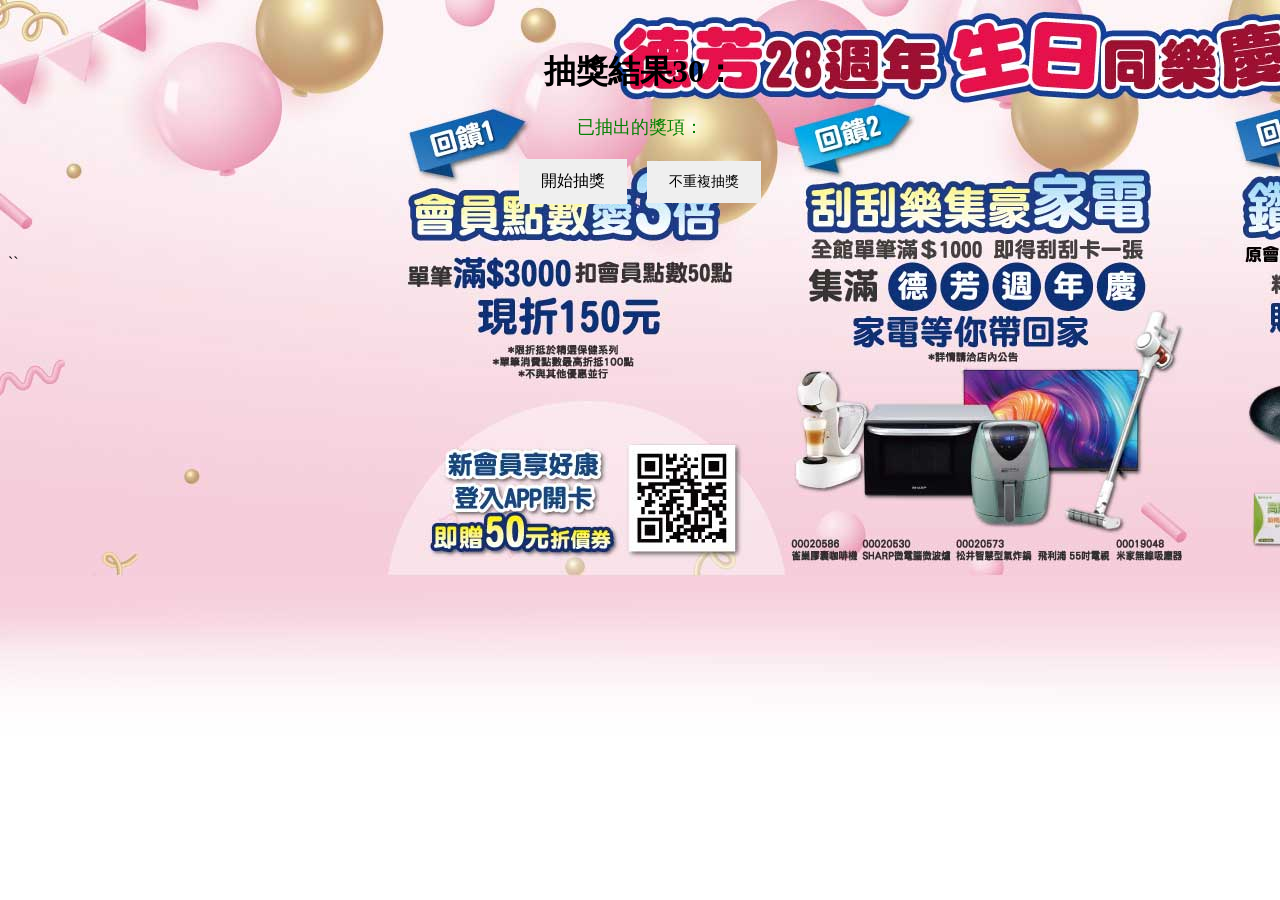
<file: index.html>
<!DOCTYPE html>
<html lang="en">
<head>
    <meta charset="UTF-8">
    <meta name="viewport" content="width=device-width, initial-scale=1.0">
    <title>抽獎網頁</title>
    <style>
        #lottery-container {
            text-align: center;
            margin: 50px;
        }

        #lucky-animation {
            width: 100px;
            height: 100px;
            margin:auto
        }

        #result {
            font-size: 24px;
            margin-top: 20px;
        }

        #selected-prizes {
            font-size: 18px;
            margin-top: 20px;
            color: green;
        }

        .button-container {
            margin-top: 20px;
            display: flex;
            justify-content: center;
            align-items: center;
        }

        #start-lottery-button, #no-repeat-button {
            padding: 10px 20px;
            font-size: 16px;
            cursor: pointer;
            border: 2px solid transparent;
            margin: 0 10px;
            transition: border-color 0.3s ease-in-out;
        }

        #start-lottery-button:hover, #no-repeat-button:hover {
            border-color: #3498db;
        }

        #no-repeat-button {
            font-size: 14px;
        }
    </style>
</head>
<body>

    <div id="lottery-container">
        <body background="birth.jpg">
        <h1>抽獎結果30：</h1>
        <div id="-animation"></div>
        <div id="result"></div>
        <div id="selected-prizes">已抽出的獎項：</div>
        <div class="button-container">
            <button id="start-lottery-button" onclick="startLottery()">開始抽獎</button>
            <button id="no-repeat-button" onclick="toggleRepeat()">不重複抽獎</button>
        </div>
    </div>

    <script>
        let allowRepeat = false; // 設定是否允許同一獎項重複抽取
        let selectedPrizes = []; // 已抽出的獎項

var prizes;

  // 使用fetch函數加載JSON文件
  fetch('prizes.json')
    .then(response => response.json())
    .then(data => {
      prizes = data.prizes;
    })
    .catch(error => console.error('Error loading prizes:', error));

        async function startLottery() {
            // 如果獎項數據為空，則從外部檔案讀取獎項
            if (prizes.length === 0) {
                prizes = await fetchPrizes();
            }

            // 顯示小鴨跳舞的動畫
            const AnimationElement = document.getElementById("-animation");
            AnimationElement.innerHTML = '<img src="lucky.gif" alt="lucky Animation">';

            // 避免連續抽獎
            const buttonElement = document.getElementById("start-lottery-button");
            buttonElement.disabled = true;

            // 等待一段時間，模擬抽獎過程
            setTimeout(() => {
                if (prizes.length > 0) {
                    // 隨機選擇一個獎項
                    const randomIndex = Math.floor(Math.random() * prizes.length);
                    const selectedPrize = prizes.splice(randomIndex, 1)[0];

                    // 顯示抽獎結果
                    const resultElement = document.getElementById("result");
                    resultElement.innerHTML = `恭喜你獲得：${selectedPrize}`;

                    // 顯示已抽出的獎項
                    const selectedPrizesElement = document.getElementById("selected-prizes");
                    selectedPrizes.push(selectedPrize);
                    selectedPrizesElement.innerHTML = `已抽出的獎項：${selectedPrizes.join(', ')}`;

                } else {
                    alert("所有獎項都已經被抽完了！");
                }
                

                // 等待動畫結束，恢復按鈕狀態
                setTimeout(() => {
                    // 清除動畫效果
                    resultElement.style.animation = "";
                    buttonElement.disabled = false; // 恢復按鈕狀態
                    // 隱藏小鴨跳舞的動畫
                    luckyAnimationElement.innerHTML = '';
                }, 1000);
            }, 500);
        }

        function toggleRepeat() {
            allowRepeat = !allowRepeat;
            const noRepeatButton = document.getElementById("no-repeat-button");
            noRepeatButton.innerText = allowRepeat ? "允許重複抽獎" : "不重複抽獎";
        }
    </script>

</body>
</html>
``
</file>
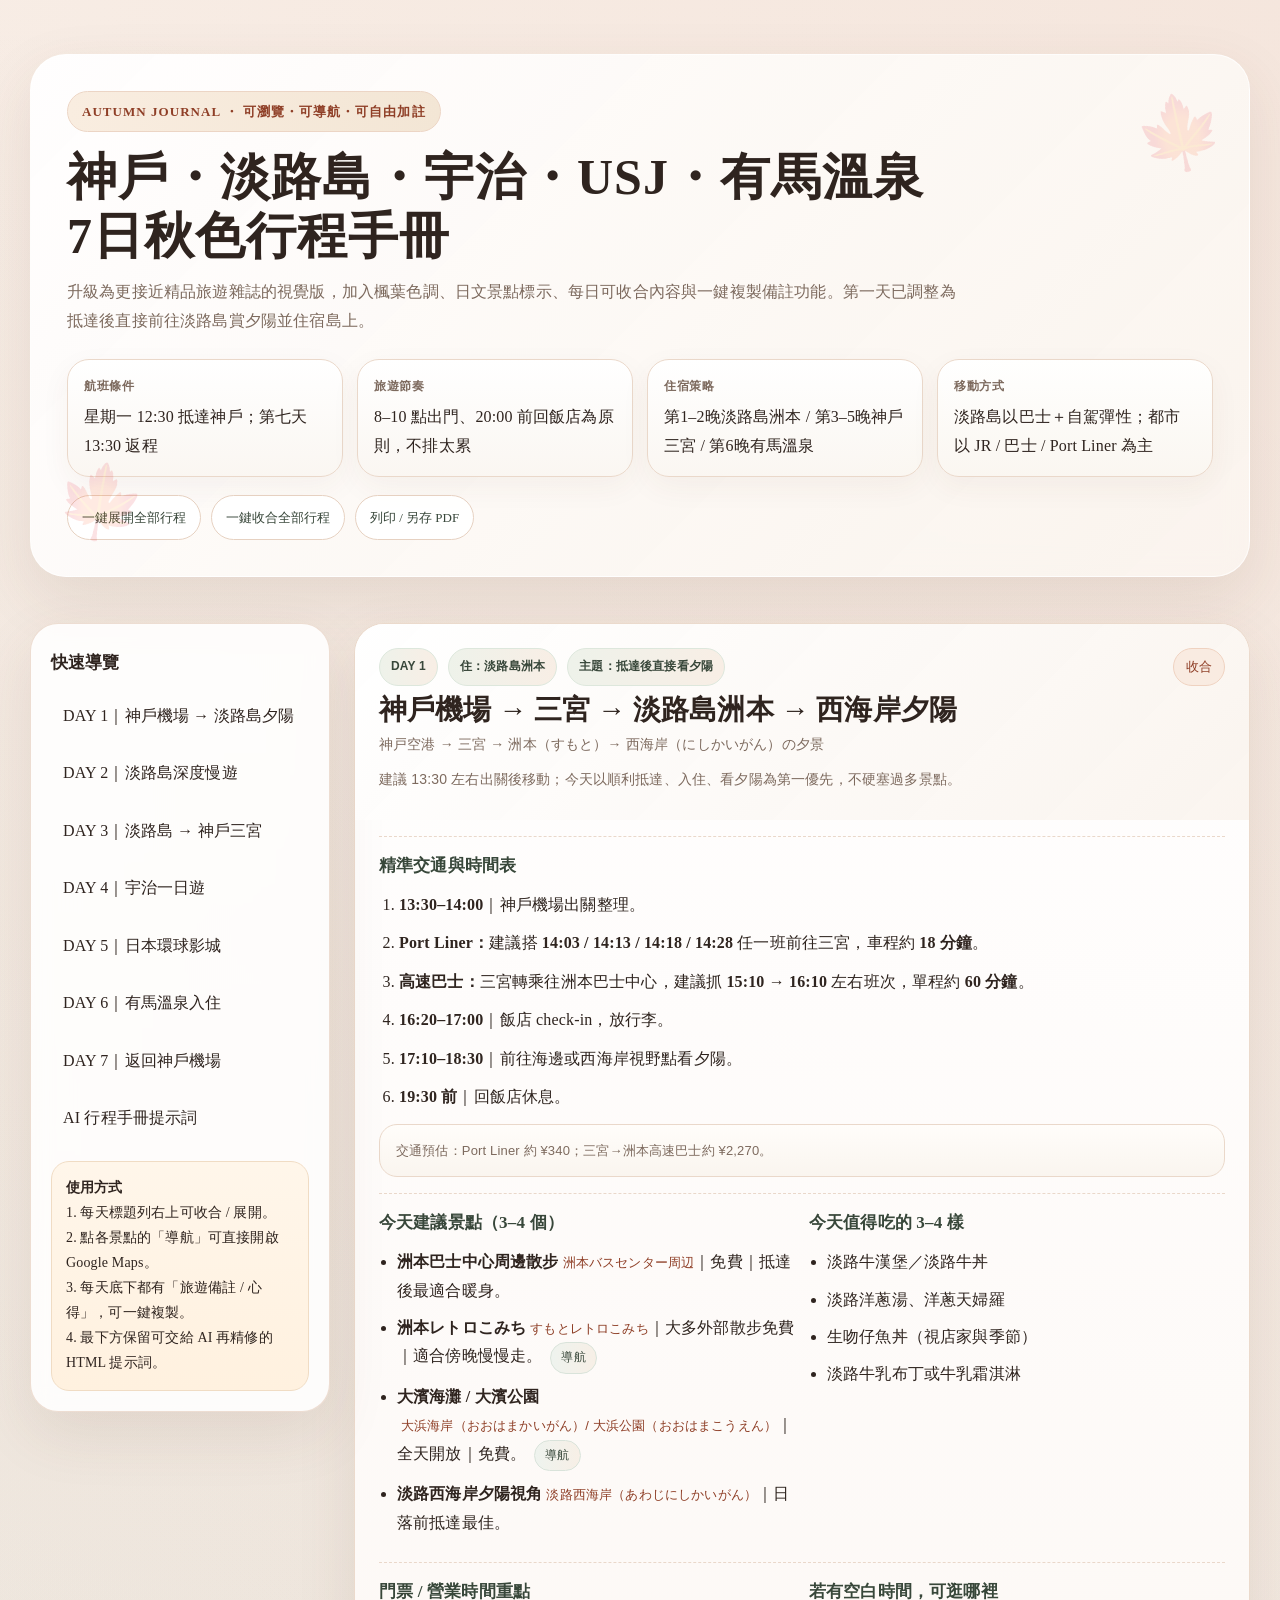
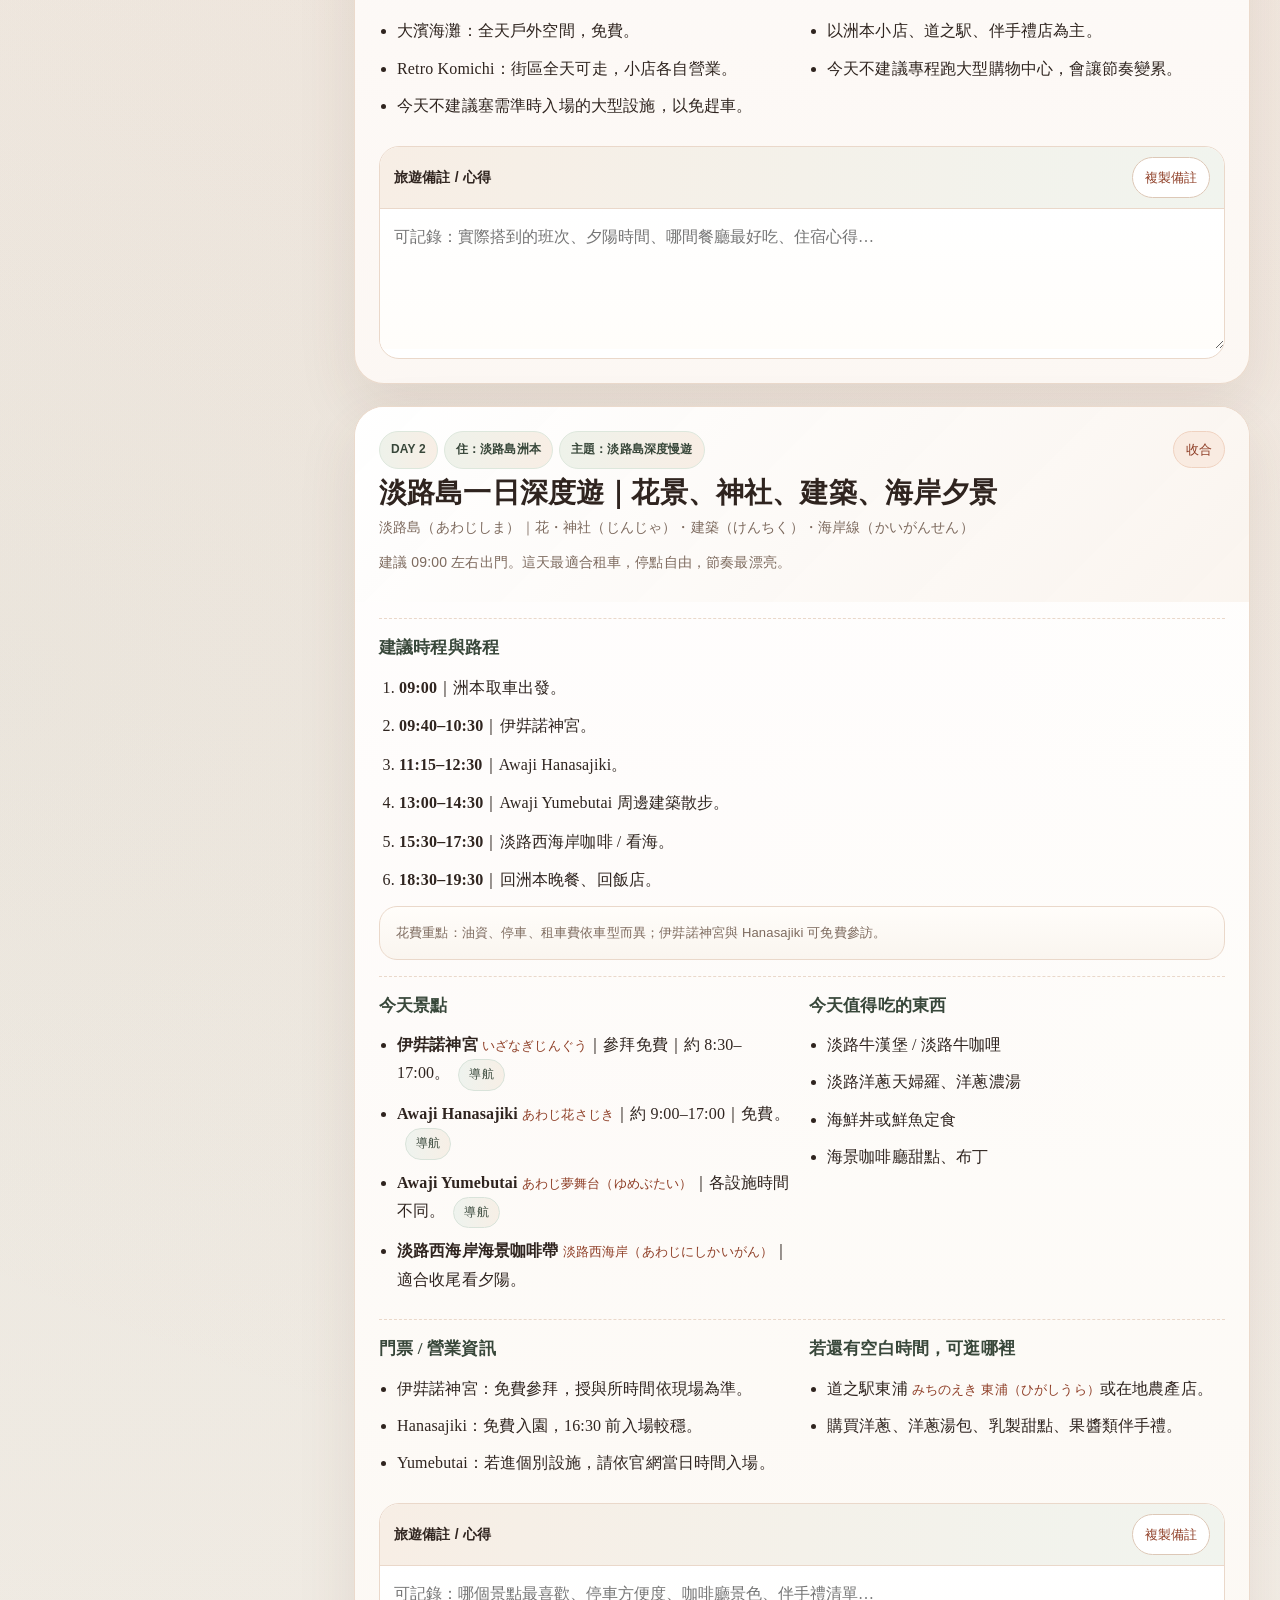
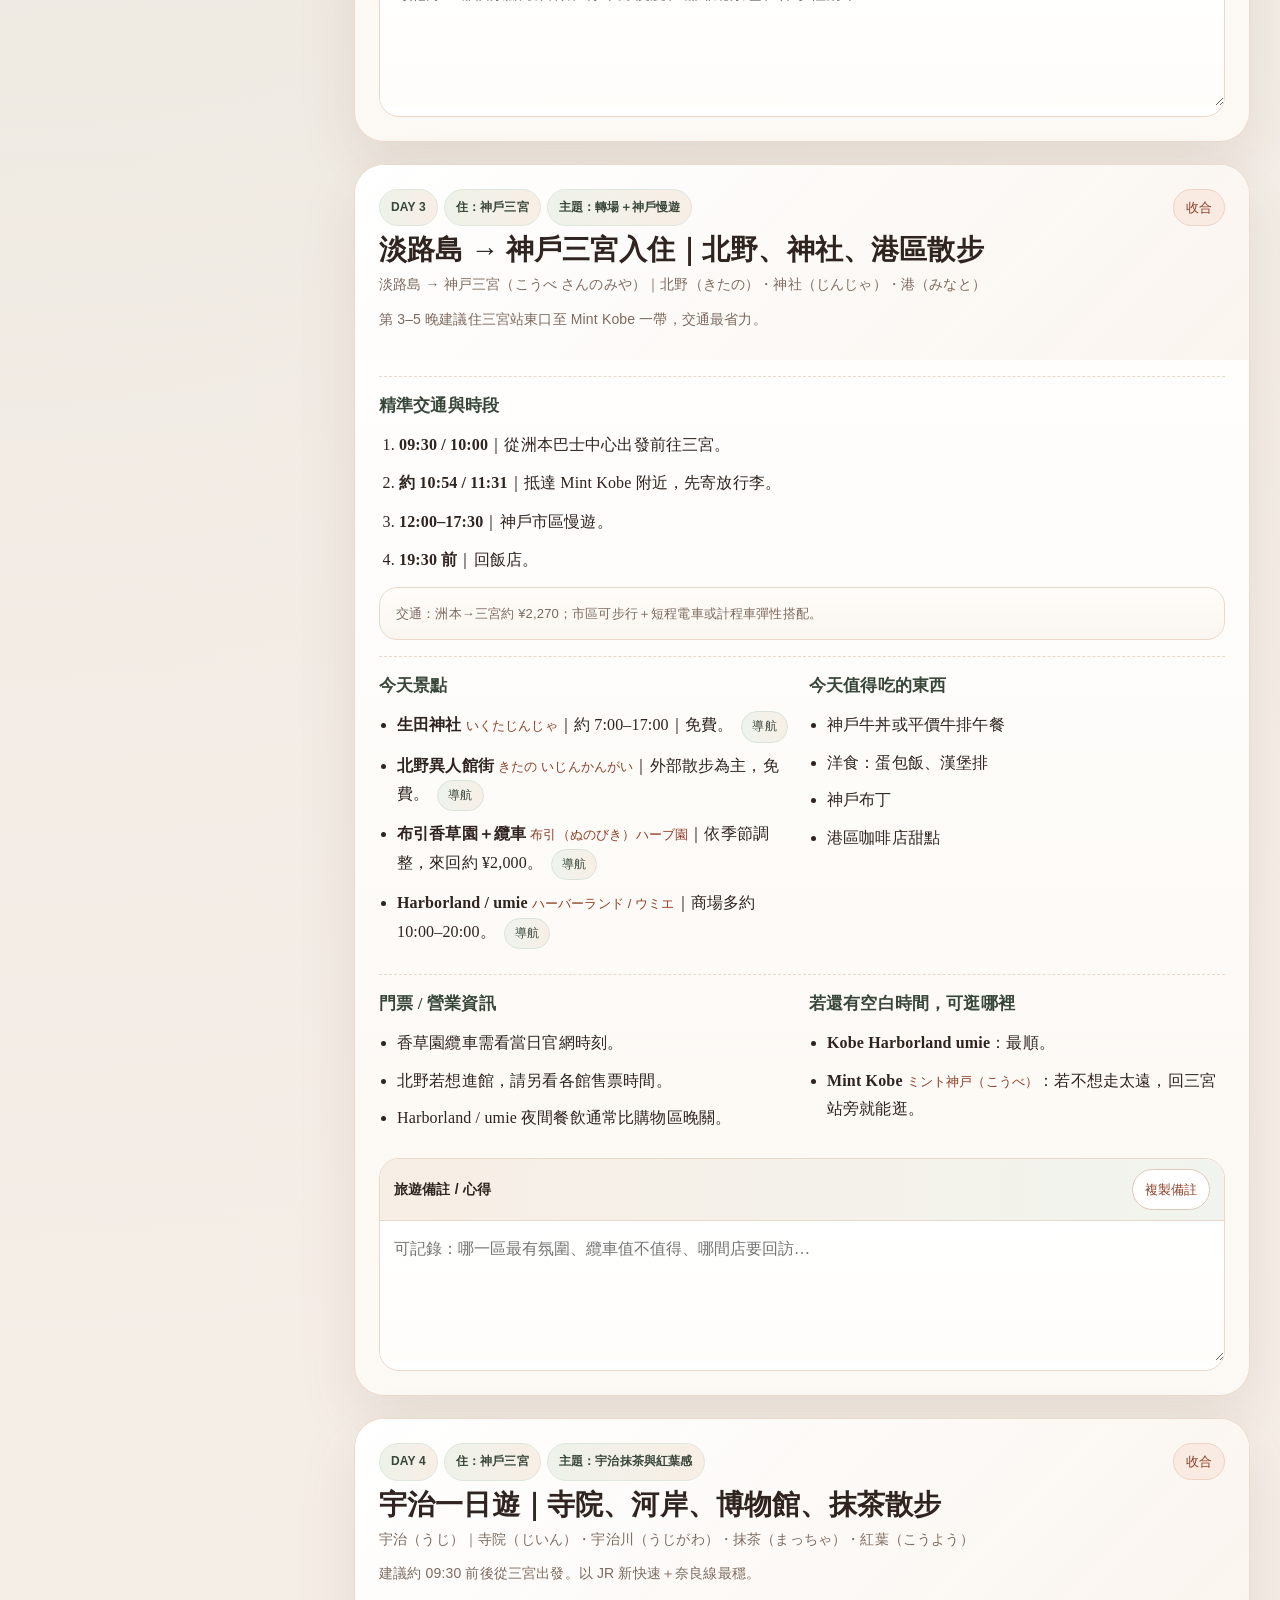
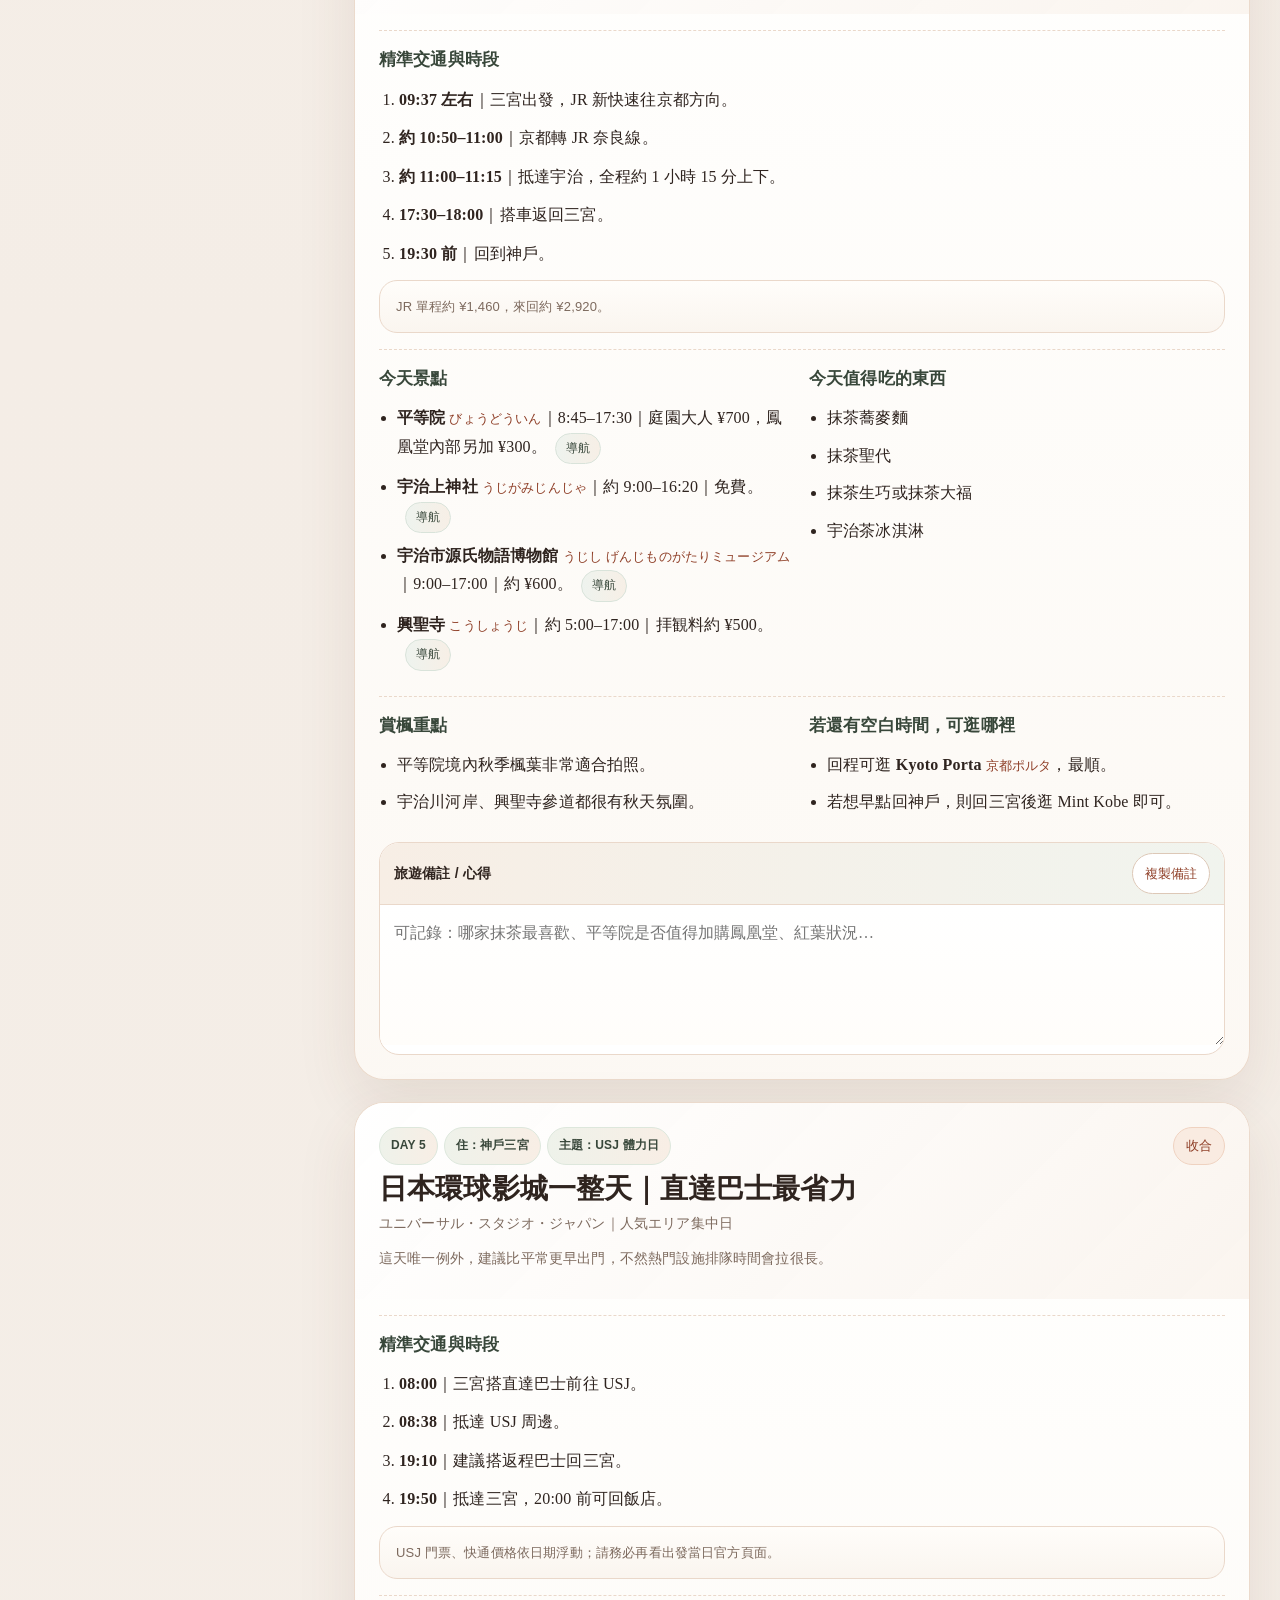
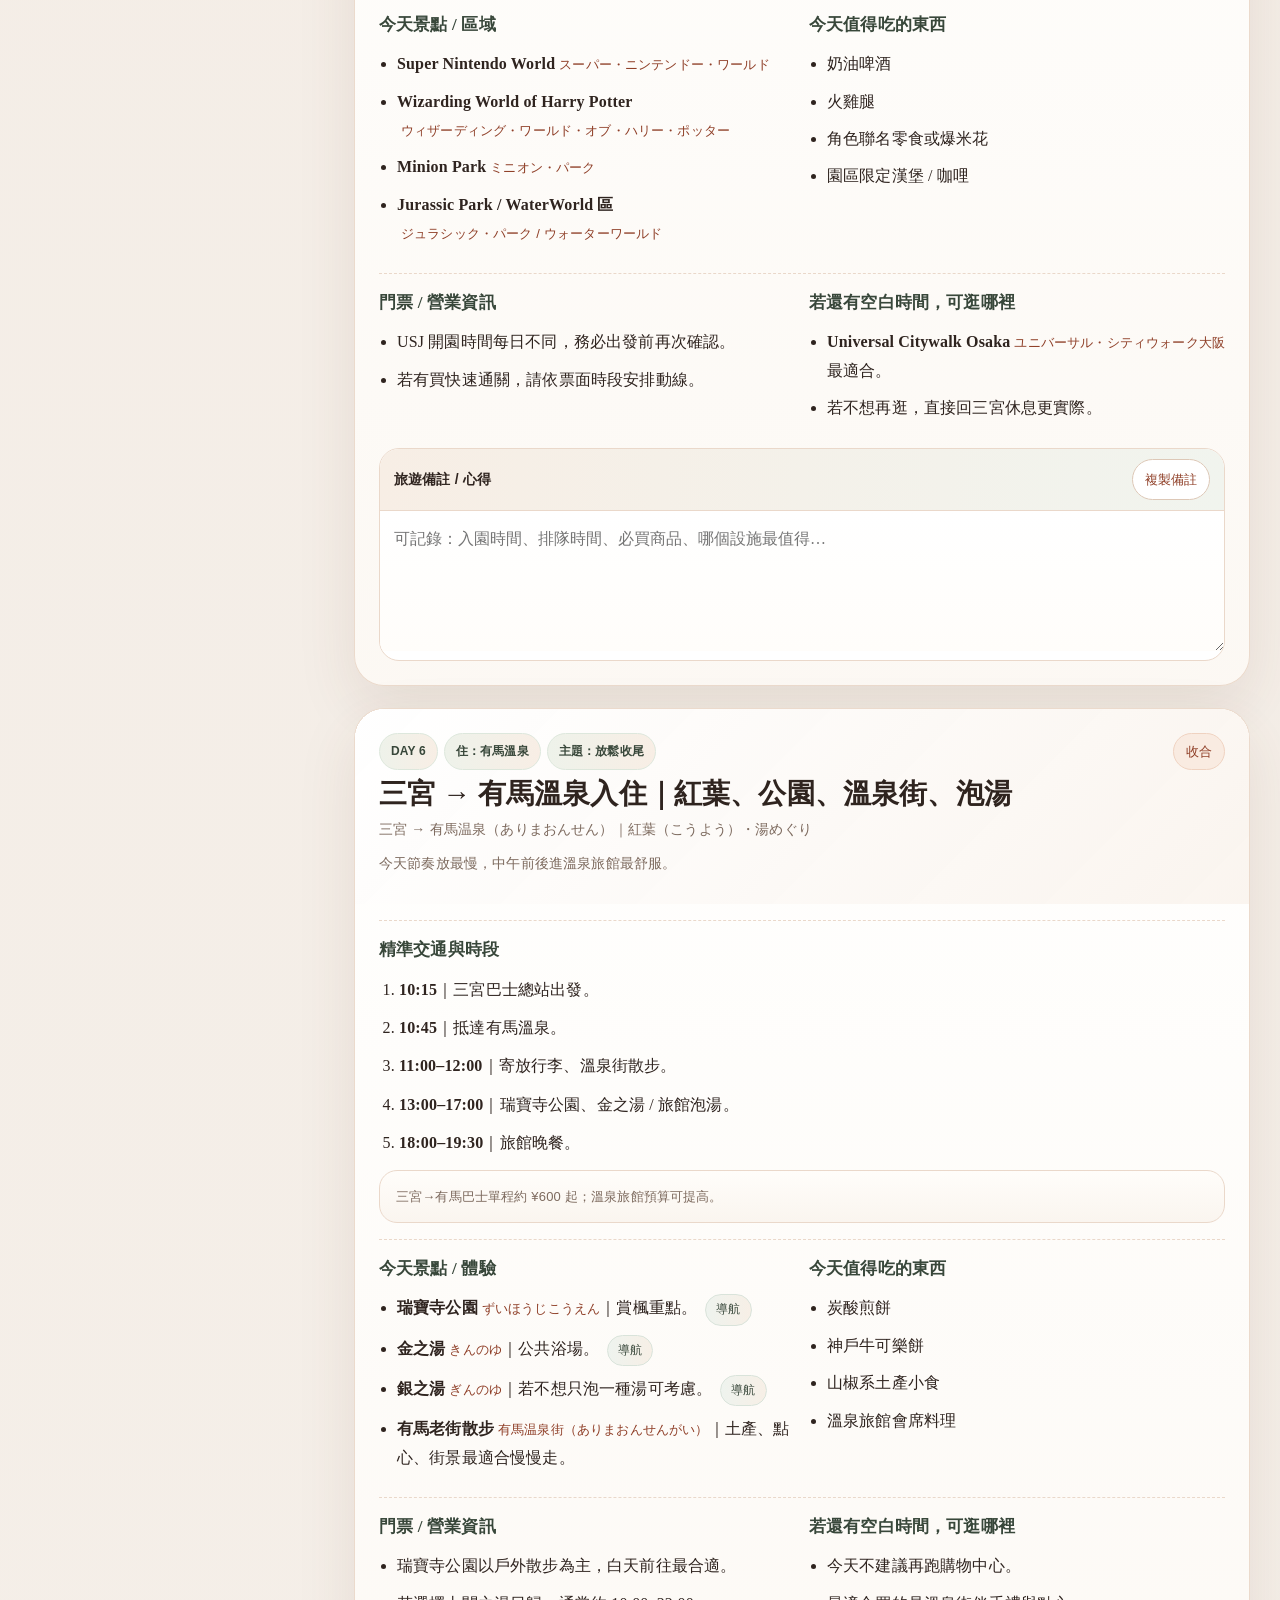
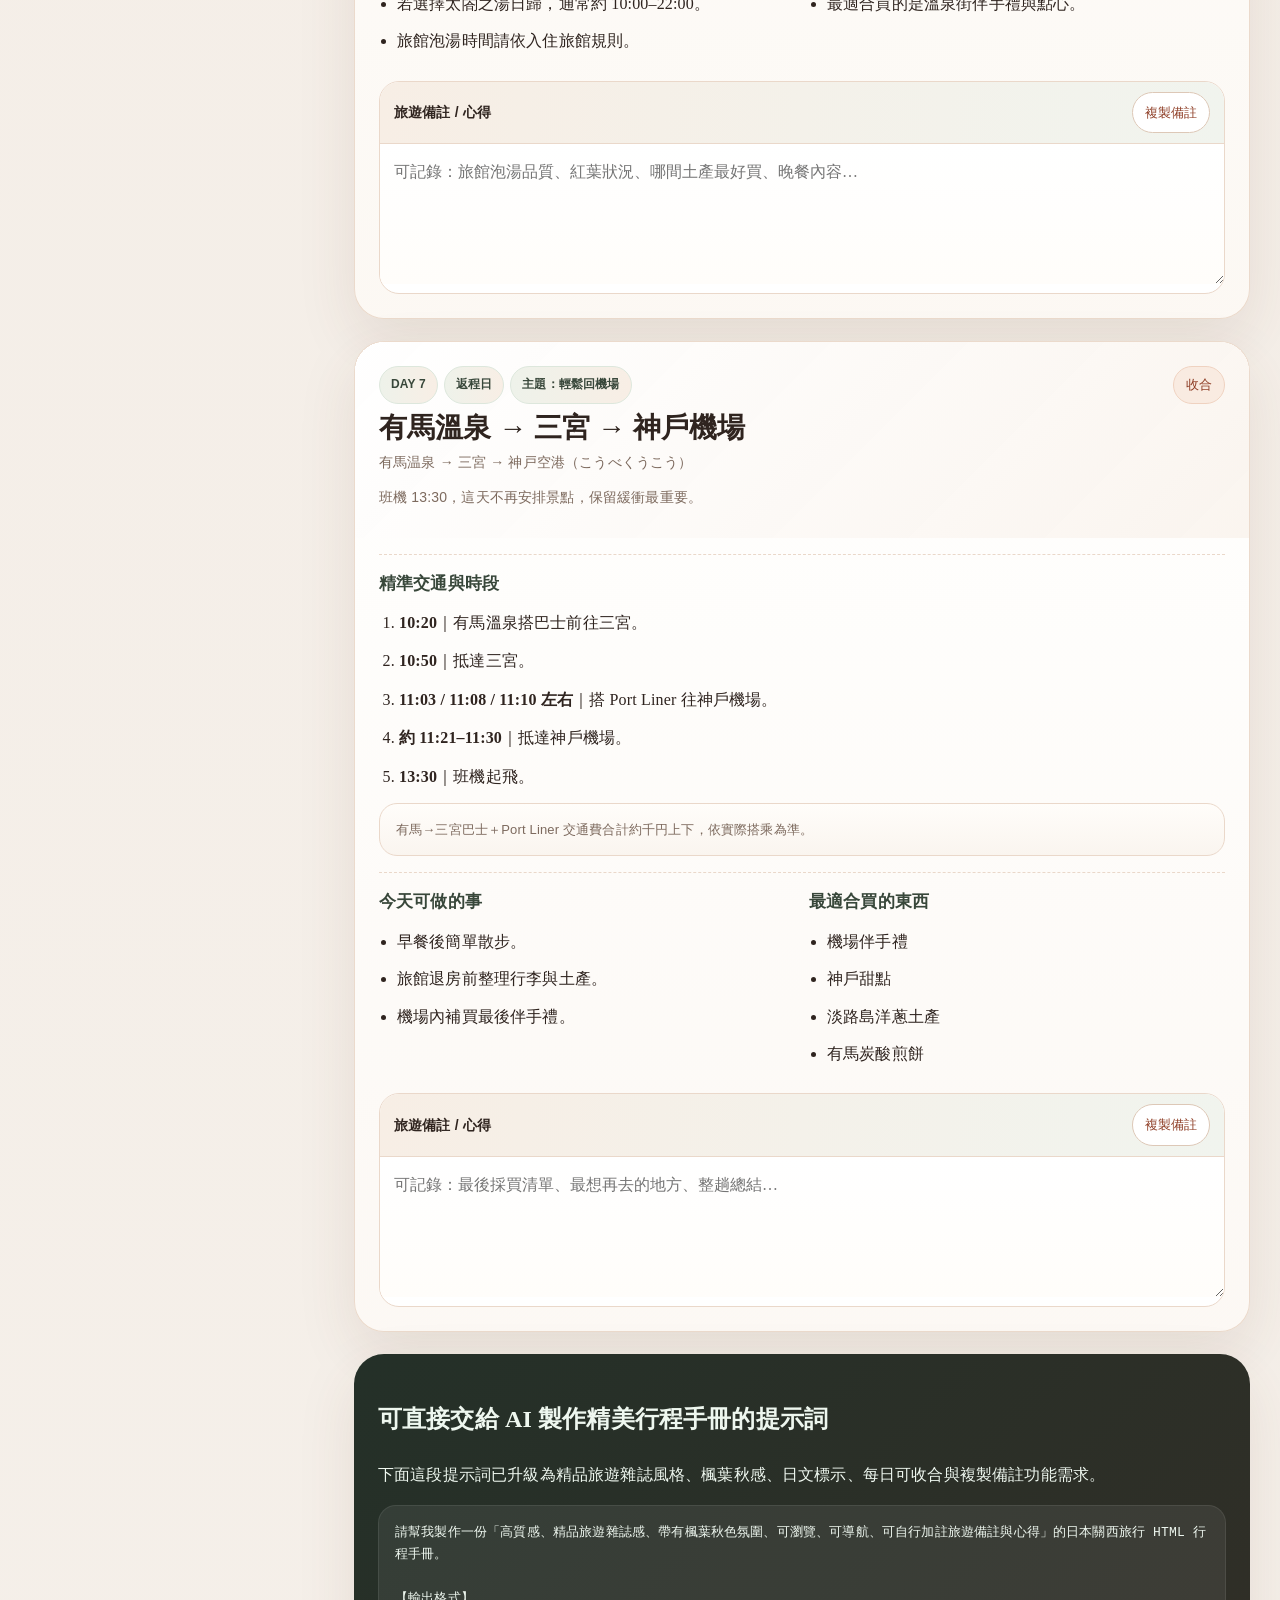
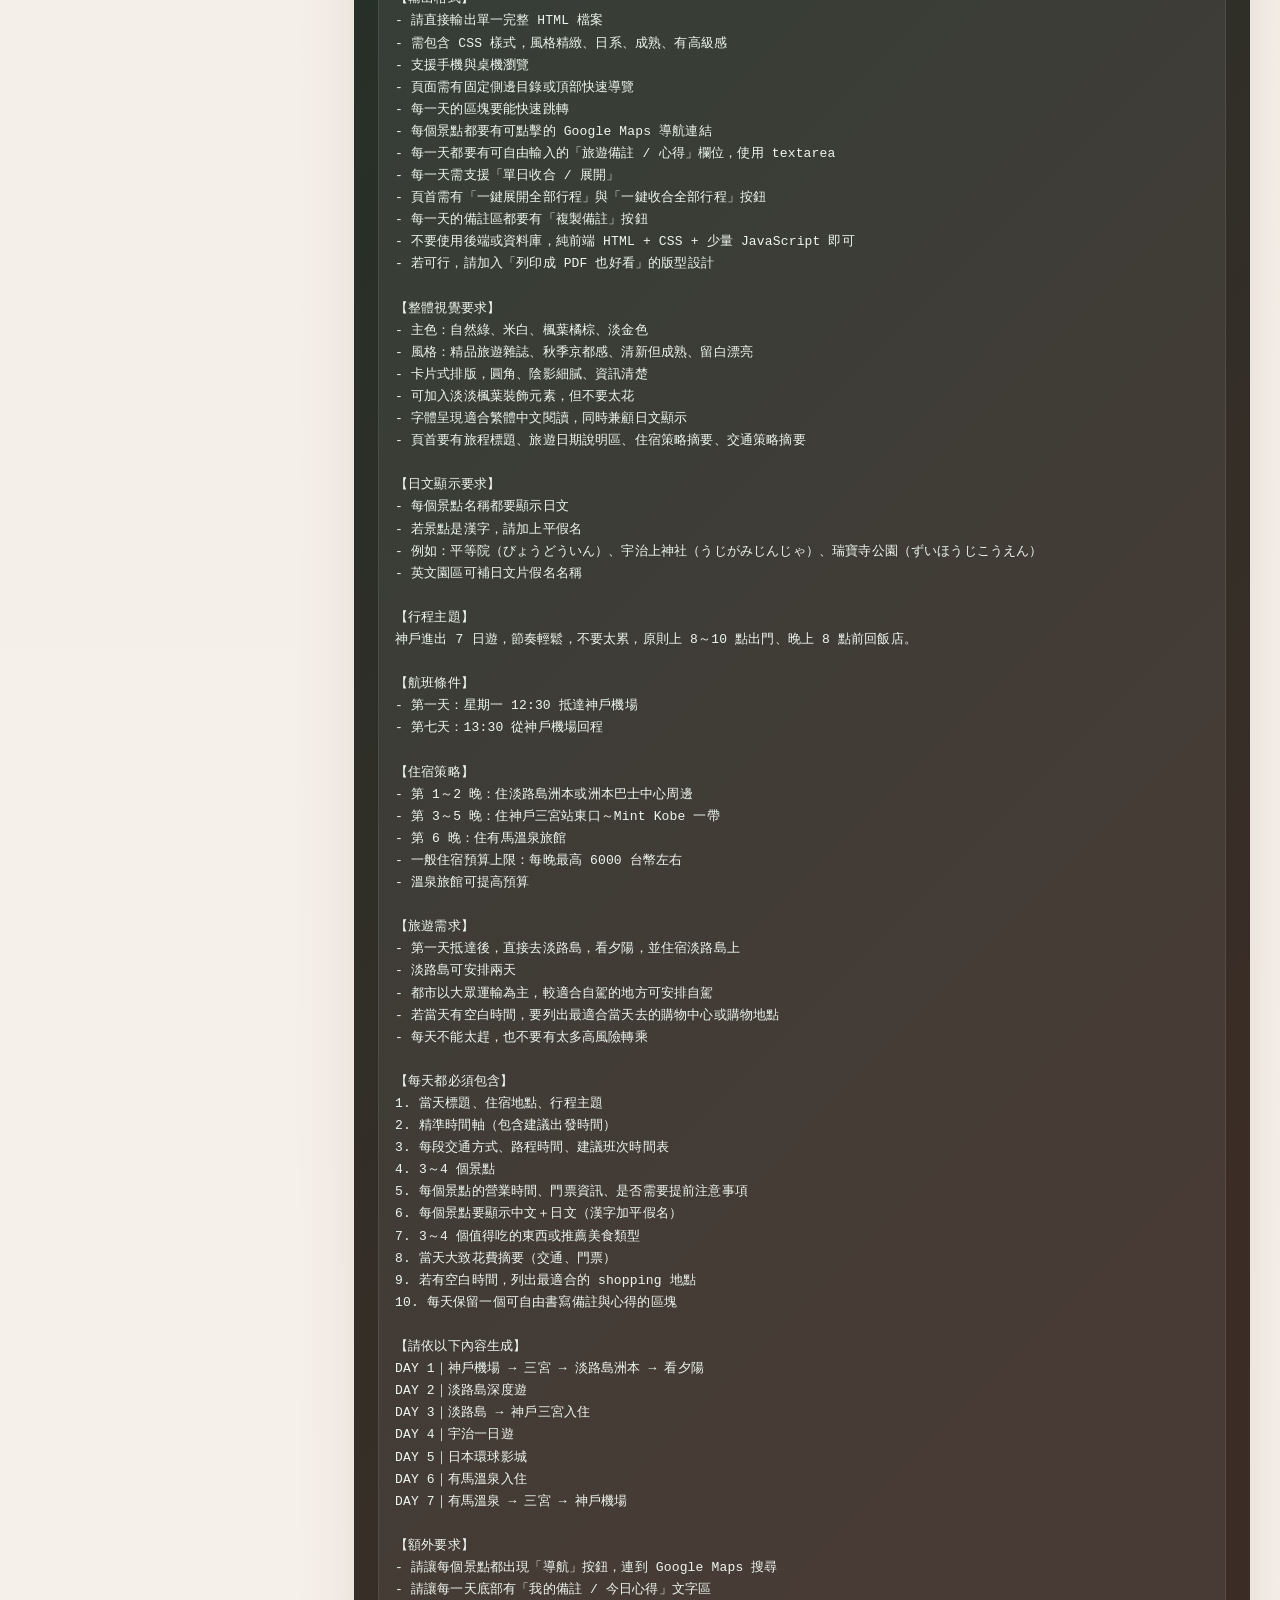
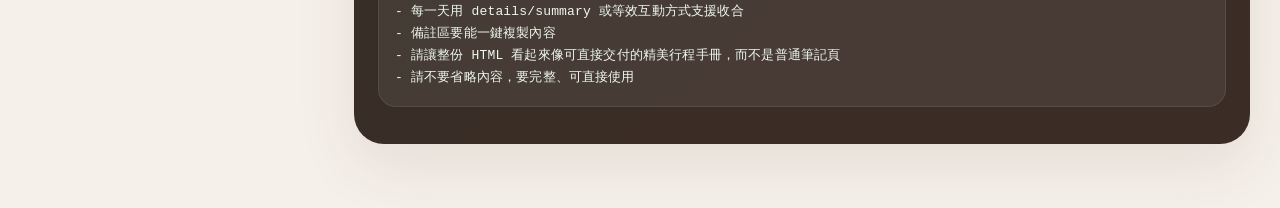
<file: kobe.html>
<!DOCTYPE html>
<html lang="zh-Hant">
<head>
  <meta charset="UTF-8" />
  <meta name="viewport" content="width=device-width, initial-scale=1.0" />
  <title>神戶・淡路島・宇治・USJ・有馬溫泉 7日行程手冊</title>
  <style>
    :root {
      --bg: #f7f1ea;
      --paper: rgba(255,255,255,0.9);
      --card: rgba(255,255,255,0.94);
      --ink: #2f241f;
      --muted: #7d6a5e;
      --green: #586d4f;
      --green-deep: #38473a;
      --gold: #b7904b;
      --maple: #bf5a36;
      --maple-deep: #8f3f27;
      --peach: #f5e1d1;
      --line: #ead8ca;
      --soft: #f7efe8;
      --tag: #f0f4ee;
      --shadow: 0 22px 60px rgba(94, 62, 43, 0.10);
      --radius-xl: 30px;
      --radius-lg: 22px;
      --radius-md: 16px;
    }

    * { box-sizing: border-box; }
    html { scroll-behavior: smooth; }
    body {
      margin: 0;
      color: var(--ink);
      font-family: "Noto Serif TC", "Noto Sans TC", "PingFang TC", "Microsoft JhengHei", serif;
      background:
        radial-gradient(circle at top right, rgba(191,90,54,0.10), transparent 28%),
        radial-gradient(circle at left 20%, rgba(88,109,79,0.08), transparent 25%),
        linear-gradient(180deg, #fbf6f0 0%, #f4ede6 45%, #f5f0ea 100%);
      line-height: 1.78;
      letter-spacing: .01em;
    }
    body::before {
      content: "";
      position: fixed;
      inset: 0;
      pointer-events: none;
      background-image:
        radial-gradient(circle at 15% 10%, rgba(191,90,54,.08) 0 2px, transparent 3px),
        radial-gradient(circle at 80% 20%, rgba(183,144,75,.08) 0 2px, transparent 3px),
        radial-gradient(circle at 30% 80%, rgba(88,109,79,.08) 0 2px, transparent 3px);
      opacity: .8;
    }
    a { color: var(--green-deep); text-decoration: none; }
    a:hover { text-decoration: underline; }
    .container {
      width: min(1220px, calc(100% - 32px));
      margin: 0 auto;
      position: relative;
      z-index: 1;
    }
    .hero {
      padding: 54px 0 28px;
    }
    .hero-card {
      position: relative;
      overflow: hidden;
      background: linear-gradient(135deg, rgba(255,255,255,.95), rgba(250,244,238,.92));
      border: 1px solid rgba(255,255,255,.75);
      backdrop-filter: blur(12px);
      border-radius: 36px;
      padding: 36px;
      box-shadow: var(--shadow);
    }
    .hero-card::before,
    .hero-card::after {
      content: "🍁";
      position: absolute;
      font-size: 72px;
      opacity: .12;
      transform: rotate(-12deg);
    }
    .hero-card::before { right: 24px; top: 14px; }
    .hero-card::after { left: 24px; bottom: 10px; transform: rotate(10deg); }
    .kicker {
      display: inline-block;
      padding: 8px 14px;
      border-radius: 999px;
      background: linear-gradient(90deg, #f9ede0, #f3e6d5);
      color: var(--maple-deep);
      font-size: 13px;
      font-weight: 700;
      letter-spacing: .08em;
      border: 1px solid #ecd5c5;
    }
    h1 {
      margin: 16px 0 12px;
      font-size: clamp(30px, 4vw, 50px);
      line-height: 1.18;
      font-weight: 700;
      letter-spacing: .02em;
    }
    .sub {
      color: var(--muted);
      margin: 0;
      font-size: 16px;
      max-width: 900px;
    }
    .quick-grid {
      display: grid;
      grid-template-columns: repeat(4, minmax(0,1fr));
      gap: 14px;
      margin-top: 24px;
    }
    .quick-item {
      background: linear-gradient(180deg, rgba(255,255,255,.95), rgba(250,246,241,.95));
      border: 1px solid var(--line);
      border-radius: 22px;
      padding: 16px;
      box-shadow: 0 10px 30px rgba(94,62,43,0.05);
    }
    .quick-item strong {
      display: block;
      font-size: 12px;
      color: var(--muted);
      margin-bottom: 6px;
      letter-spacing: .05em;
    }
    .layout {
      display: grid;
      grid-template-columns: 300px minmax(0, 1fr);
      gap: 24px;
      padding: 18px 0 64px;
    }
    .sidebar {
      position: sticky;
      top: 16px;
      align-self: start;
      background: rgba(255,255,255,.88);
      border: 1px solid rgba(234,216,202,.85);
      border-radius: 28px;
      padding: 20px;
      box-shadow: var(--shadow);
      backdrop-filter: blur(10px);
    }
    .sidebar h3 {
      margin: 4px 0 12px;
      font-size: 17px;
    }
    .nav a {
      display: block;
      padding: 11px 12px;
      border-radius: 14px;
      color: var(--ink);
      margin-bottom: 7px;
      transition: .2s ease;
      background: transparent;
    }
    .nav a:hover {
      background: linear-gradient(90deg, #fbf1e8, #f6efe7);
      text-decoration: none;
      transform: translateX(2px);
    }
    .tips {
      margin-top: 18px;
      padding: 14px;
      border-radius: 18px;
      background: linear-gradient(180deg, #fff6ea, #fff1df);
      font-size: 14px;
      border: 1px solid #f0dcc4;
    }
    .content {
      display: flex;
      flex-direction: column;
      gap: 22px;
    }
    .day-card {
      background: linear-gradient(180deg, rgba(255,255,255,.96), rgba(252,248,244,.96));
      border: 1px solid rgba(234,216,202,.95);
      border-radius: 30px;
      box-shadow: var(--shadow);
      overflow: hidden;
    }
    .day-summary {
      list-style: none;
      cursor: pointer;
      padding: 24px 24px 18px;
      display: block;
      position: relative;
      background:
        linear-gradient(135deg, rgba(255,255,255,.98), rgba(250,244,238,.95));
    }
    .day-summary::-webkit-details-marker { display: none; }
    .day-summary::after {
      content: "收合";
      position: absolute;
      right: 24px;
      top: 24px;
      font-size: 13px;
      color: var(--maple-deep);
      background: #f9ebe1;
      border: 1px solid #efd2c0;
      padding: 6px 12px;
      border-radius: 999px;
      font-family: "Noto Sans TC", sans-serif;
    }
    details:not([open]) .day-summary::after { content: "展開"; }
    .day-head {
      display: flex;
      justify-content: space-between;
      gap: 12px;
      align-items: flex-start;
      flex-wrap: wrap;
      margin-bottom: 8px;
    }
    .day-title {
      margin: 0;
      font-size: 28px;
      line-height: 1.3;
    }
    .jp-inline {
      display: inline-block;
      margin-top: 4px;
      font-size: 14px;
      color: var(--muted);
      font-family: "Noto Sans JP", "Noto Sans TC", sans-serif;
    }
    .badge {
      display: inline-block;
      padding: 7px 11px;
      border-radius: 999px;
      background: linear-gradient(90deg, #eef2ea, #f8eee5);
      color: var(--green-deep);
      font-weight: 700;
      font-size: 12px;
      margin-right: 6px;
      margin-bottom: 6px;
      border: 1px solid #dde7dc;
      font-family: "Noto Sans TC", sans-serif;
    }
    .meta {
      color: var(--muted);
      font-size: 14px;
      margin-bottom: 10px;
      padding-right: 90px;
      font-family: "Noto Sans TC", sans-serif;
    }
    .day-body {
      padding: 0 24px 24px;
    }
    .section {
      margin-top: 16px;
      padding-top: 14px;
      border-top: 1px dashed var(--line);
    }
    .section h4 {
      margin: 0 0 10px;
      font-size: 17px;
      color: var(--green-deep);
    }
    .mini-grid {
      display: grid;
      grid-template-columns: repeat(2, minmax(0,1fr));
      gap: 14px;
    }
    .list {
      margin: 0;
      padding-left: 18px;
    }
    .list li { margin-bottom: 9px; }
    .timeline {
      margin: 0;
      padding-left: 20px;
    }
    .timeline li { margin-bottom: 10px; }
    .cost {
      background: linear-gradient(180deg, #fffdfa, #faf5ef);
      border: 1px solid var(--line);
      border-radius: 18px;
      padding: 14px 16px;
      margin-top: 12px;
    }
    .small {
      font-size: 13px;
      color: var(--muted);
      font-family: "Noto Sans TC", sans-serif;
    }
    .jp-name {
      display: inline-block;
      margin-left: 4px;
      color: var(--maple-deep);
      font-size: 13px;
      font-family: "Noto Sans JP", "Noto Sans TC", sans-serif;
    }
    .nav-btn {
      display: inline-flex;
      align-items: center;
      gap: 6px;
      margin-left: 8px;
      padding: 4px 10px;
      border-radius: 999px;
      background: linear-gradient(90deg, #eef3ee, #f7efe6);
      border: 1px solid #d9e3da;
      font-size: 12px;
      font-family: "Noto Sans TC", sans-serif;
    }
    .notes-box {
      margin-top: 16px;
      border: 1px solid var(--line);
      border-radius: 20px;
      overflow: hidden;
      background: #fff;
      box-shadow: inset 0 1px 0 rgba(255,255,255,.7);
    }
    .notes-top {
      display: flex;
      justify-content: space-between;
      align-items: center;
      gap: 10px;
      background: linear-gradient(90deg, #f7eee5, #f1f4ee);
      padding: 10px 14px;
      border-bottom: 1px solid var(--line);
      font-family: "Noto Sans TC", sans-serif;
    }
    .notes-top label {
      font-weight: 700;
      font-size: 14px;
    }
    .copy-btn {
      border: 1px solid #ddc8b7;
      background: white;
      color: var(--maple-deep);
      border-radius: 999px;
      padding: 8px 12px;
      cursor: pointer;
      font: inherit;
      font-size: 13px;
      transition: .2s ease;
    }
    .copy-btn:hover { transform: translateY(-1px); }
    textarea {
      width: 100%;
      min-height: 140px;
      border: 0;
      resize: vertical;
      padding: 14px;
      font: inherit;
      color: var(--ink);
      outline: none;
      background: linear-gradient(180deg, #fff, #fffdfa);
    }
    .footer-prompt {
      background: linear-gradient(135deg, #243028, #3b2d26 80%);
      color: #eef7ef;
      border-radius: 30px;
      padding: 24px;
      box-shadow: var(--shadow);
    }
    .footer-prompt pre {
      white-space: pre-wrap;
      word-break: break-word;
      background: rgba(255,255,255,.07);
      border: 1px solid rgba(255,255,255,.08);
      border-radius: 18px;
      padding: 16px;
      overflow: auto;
      color: #eef7ef;
      font-family: ui-monospace, SFMono-Regular, Menlo, Consolas, monospace;
      font-size: 13px;
      line-height: 1.7;
    }
    .toolbar {
      display: flex;
      gap: 10px;
      flex-wrap: wrap;
      margin-top: 18px;
    }
    .tool-btn {
      border: 1px solid #e6d1c1;
      background: rgba(255,255,255,.9);
      color: var(--green-deep);
      padding: 10px 14px;
      border-radius: 999px;
      cursor: pointer;
      font: inherit;
      font-size: 13px;
      transition: .2s ease;
    }
    .tool-btn:hover { transform: translateY(-1px); }
    @media print {
      body { background: #fff; }
      .sidebar, .toolbar, .copy-btn { display: none !important; }
      .layout { display: block; }
      .day-card, .hero-card, .footer-prompt { box-shadow: none; }
      details { break-inside: avoid; }
      details[open] .day-summary::after { display: none; }
    }
    @media (max-width: 960px) {
      .layout { grid-template-columns: 1fr; }
      .sidebar { position: static; }
      .quick-grid, .mini-grid { grid-template-columns: 1fr; }
      .meta { padding-right: 0; }
      .day-summary::after { position: static; display: inline-block; margin-top: 12px; }
    }
  </style>
</head>
<body>
  <div class="container hero">
    <div class="hero-card">
      <span class="kicker">AUTUMN JOURNAL ・ 可瀏覽・可導航・可自由加註</span>
      <h1>神戶・淡路島・宇治・USJ・有馬溫泉<br>7日秋色行程手冊</h1>
      <p class="sub">升級為更接近精品旅遊雜誌的視覺版，加入楓葉色調、日文景點標示、每日可收合內容與一鍵複製備註功能。第一天已調整為抵達後直接前往淡路島賞夕陽並住宿島上。</p>
      <div class="quick-grid">
        <div class="quick-item"><strong>航班條件</strong>星期一 12:30 抵達神戶；第七天 13:30 返程</div>
        <div class="quick-item"><strong>旅遊節奏</strong>8–10 點出門、20:00 前回飯店為原則，不排太累</div>
        <div class="quick-item"><strong>住宿策略</strong>第1–2晚淡路島洲本 / 第3–5晚神戶三宮 / 第6晚有馬溫泉</div>
        <div class="quick-item"><strong>移動方式</strong>淡路島以巴士＋自駕彈性；都市以 JR / 巴士 / Port Liner 為主</div>
      </div>
      <div class="toolbar">
        <button class="tool-btn" onclick="toggleAll(true)">一鍵展開全部行程</button>
        <button class="tool-btn" onclick="toggleAll(false)">一鍵收合全部行程</button>
        <button class="tool-btn" onclick="window.print()">列印 / 另存 PDF</button>
      </div>
    </div>
  </div>

  <div class="container layout">
    <aside class="sidebar">
      <h3>快速導覽</h3>
      <nav class="nav">
        <a href="#day1">DAY 1｜神戶機場 → 淡路島夕陽</a>
        <a href="#day2">DAY 2｜淡路島深度慢遊</a>
        <a href="#day3">DAY 3｜淡路島 → 神戶三宮</a>
        <a href="#day4">DAY 4｜宇治一日遊</a>
        <a href="#day5">DAY 5｜日本環球影城</a>
        <a href="#day6">DAY 6｜有馬溫泉入住</a>
        <a href="#day7">DAY 7｜返回神戶機場</a>
        <a href="#prompt">AI 行程手冊提示詞</a>
      </nav>
      <div class="tips">
        <strong>使用方式</strong><br>
        1. 每天標題列右上可收合 / 展開。<br>
        2. 點各景點的「導航」可直接開啟 Google Maps。<br>
        3. 每天底下都有「旅遊備註 / 心得」，可一鍵複製。<br>
        4. 最下方保留可交給 AI 再精修的 HTML 提示詞。
      </div>
    </aside>

    <main class="content">
      <details id="day1" class="day-card" open>
        <summary class="day-summary">
          <div class="day-head">
            <div>
              <div>
                <span class="badge">DAY 1</span>
                <span class="badge">住：淡路島洲本</span>
                <span class="badge">主題：抵達後直接看夕陽</span>
              </div>
              <h2 class="day-title">神戶機場 → 三宮 → 淡路島洲本 → 西海岸夕陽</h2>
              <div class="jp-inline">神戸空港 → 三宮 → 洲本（すもと）→ 西海岸（にしかいがん）の夕景</div>
            </div>
          </div>
          <div class="meta">建議 13:30 左右出關後移動；今天以順利抵達、入住、看夕陽為第一優先，不硬塞過多景點。</div>
        </summary>
        <div class="day-body">
          <div class="section">
            <h4>精準交通與時間表</h4>
            <ol class="timeline">
              <li><strong>13:30–14:00</strong>｜神戶機場出關整理。</li>
              <li><strong>Port Liner：</strong>建議搭 <strong>14:03 / 14:13 / 14:18 / 14:28</strong> 任一班前往三宮，車程約 <strong>18 分鐘</strong>。</li>
              <li><strong>高速巴士：</strong>三宮轉乘往洲本巴士中心，建議抓 <strong>15:10 → 16:10</strong> 左右班次，單程約 <strong>60 分鐘</strong>。</li>
              <li><strong>16:20–17:00</strong>｜飯店 check-in，放行李。</li>
              <li><strong>17:10–18:30</strong>｜前往海邊或西海岸視野點看夕陽。</li>
              <li><strong>19:30 前</strong>｜回飯店休息。</li>
            </ol>
            <div class="cost small">交通預估：Port Liner 約 ¥340；三宮→洲本高速巴士約 ¥2,270。</div>
          </div>
          <div class="section mini-grid">
            <div>
              <h4>今天建議景點（3–4 個）</h4>
              <ul class="list">
                <li><strong>洲本巴士中心周邊散步</strong><span class="jp-name">洲本バスセンター周辺</span>｜免費｜抵達後最適合暖身。</li>
                <li><strong>洲本レトロこみち</strong><span class="jp-name">すもとレトロこみち</span>｜大多外部散步免費｜適合傍晚慢慢走。<a class="nav-btn" target="_blank" href="https://maps.google.com/?q=Sumoto+Retro+Komichi">導航</a></li>
                <li><strong>大濱海灘 / 大濱公園</strong><span class="jp-name">大浜海岸（おおはまかいがん）/ 大浜公園（おおはまこうえん）</span>｜全天開放｜免費。<a class="nav-btn" target="_blank" href="https://maps.google.com/?q=Ohama+Beach+Sumoto">導航</a></li>
                <li><strong>淡路西海岸夕陽視角</strong><span class="jp-name">淡路西海岸（あわじにしかいがん）</span>｜日落前抵達最佳。</li>
              </ul>
            </div>
            <div>
              <h4>今天值得吃的 3–4 樣</h4>
              <ul class="list">
                <li>淡路牛漢堡／淡路牛丼</li>
                <li>淡路洋蔥湯、洋蔥天婦羅</li>
                <li>生吻仔魚丼（視店家與季節）</li>
                <li>淡路牛乳布丁或牛乳霜淇淋</li>
              </ul>
            </div>
          </div>
          <div class="section mini-grid">
            <div>
              <h4>門票 / 營業時間重點</h4>
              <ul class="list">
                <li>大濱海灘：全天戶外空間，免費。</li>
                <li>Retro Komichi：街區全天可走，小店各自營業。</li>
                <li>今天不建議塞需準時入場的大型設施，以免趕車。</li>
              </ul>
            </div>
            <div>
              <h4>若有空白時間，可逛哪裡</h4>
              <ul class="list">
                <li>以洲本小店、道之駅、伴手禮店為主。</li>
                <li>今天不建議專程跑大型購物中心，會讓節奏變累。</li>
              </ul>
            </div>
          </div>
          <div class="notes-box">
            <div class="notes-top">
              <label for="note-day1">旅遊備註 / 心得</label>
              <button class="copy-btn" type="button" onclick="copyNote('note-day1', this)">複製備註</button>
            </div>
            <textarea id="note-day1" placeholder="可記錄：實際搭到的班次、夕陽時間、哪間餐廳最好吃、住宿心得…"></textarea>
          </div>
        </div>
      </details>

      <details id="day2" class="day-card" open>
        <summary class="day-summary">
          <div class="day-head">
            <div>
              <span class="badge">DAY 2</span><span class="badge">住：淡路島洲本</span><span class="badge">主題：淡路島深度慢遊</span>
              <h2 class="day-title">淡路島一日深度遊｜花景、神社、建築、海岸夕景</h2>
              <div class="jp-inline">淡路島（あわじしま）｜花・神社（じんじゃ）・建築（けんちく）・海岸線（かいがんせん）</div>
            </div>
          </div>
          <div class="meta">建議 09:00 左右出門。這天最適合租車，停點自由，節奏最漂亮。</div>
        </summary>
        <div class="day-body">
          <div class="section">
            <h4>建議時程與路程</h4>
            <ol class="timeline">
              <li><strong>09:00</strong>｜洲本取車出發。</li>
              <li><strong>09:40–10:30</strong>｜伊弉諾神宮。</li>
              <li><strong>11:15–12:30</strong>｜Awaji Hanasajiki。</li>
              <li><strong>13:00–14:30</strong>｜Awaji Yumebutai 周邊建築散步。</li>
              <li><strong>15:30–17:30</strong>｜淡路西海岸咖啡 / 看海。</li>
              <li><strong>18:30–19:30</strong>｜回洲本晚餐、回飯店。</li>
            </ol>
            <div class="cost small">花費重點：油資、停車、租車費依車型而異；伊弉諾神宮與 Hanasajiki 可免費參訪。</div>
          </div>
          <div class="section mini-grid">
            <div>
              <h4>今天景點</h4>
              <ul class="list">
                <li><strong>伊弉諾神宮</strong><span class="jp-name">いざなぎじんぐう</span>｜參拜免費｜約 8:30–17:00。<a class="nav-btn" target="_blank" href="https://maps.google.com/?q=Izanagi+Jingu">導航</a></li>
                <li><strong>Awaji Hanasajiki</strong><span class="jp-name">あわじ花さじき</span>｜約 9:00–17:00｜免費。<a class="nav-btn" target="_blank" href="https://maps.google.com/?q=Awaji+Hanasajiki">導航</a></li>
                <li><strong>Awaji Yumebutai</strong><span class="jp-name">あわじ夢舞台（ゆめぶたい）</span>｜各設施時間不同。<a class="nav-btn" target="_blank" href="https://maps.google.com/?q=Awaji+Yumebutai">導航</a></li>
                <li><strong>淡路西海岸海景咖啡帶</strong><span class="jp-name">淡路西海岸（あわじにしかいがん）</span>｜適合收尾看夕陽。</li>
              </ul>
            </div>
            <div>
              <h4>今天值得吃的東西</h4>
              <ul class="list">
                <li>淡路牛漢堡 / 淡路牛咖哩</li>
                <li>淡路洋蔥天婦羅、洋蔥濃湯</li>
                <li>海鮮丼或鮮魚定食</li>
                <li>海景咖啡廳甜點、布丁</li>
              </ul>
            </div>
          </div>
          <div class="section mini-grid">
            <div>
              <h4>門票 / 營業資訊</h4>
              <ul class="list">
                <li>伊弉諾神宮：免費參拜，授與所時間依現場為準。</li>
                <li>Hanasajiki：免費入園，16:30 前入場較穩。</li>
                <li>Yumebutai：若進個別設施，請依官網當日時間入場。</li>
              </ul>
            </div>
            <div>
              <h4>若還有空白時間，可逛哪裡</h4>
              <ul class="list">
                <li>道之駅東浦<span class="jp-name">みちのえき 東浦（ひがしうら）</span>或在地農產店。</li>
                <li>購買洋蔥、洋蔥湯包、乳製甜點、果醬類伴手禮。</li>
              </ul>
            </div>
          </div>
          <div class="notes-box">
            <div class="notes-top">
              <label for="note-day2">旅遊備註 / 心得</label>
              <button class="copy-btn" type="button" onclick="copyNote('note-day2', this)">複製備註</button>
            </div>
            <textarea id="note-day2" placeholder="可記錄：哪個景點最喜歡、停車方便度、咖啡廳景色、伴手禮清單…"></textarea>
          </div>
        </div>
      </details>

      <details id="day3" class="day-card" open>
        <summary class="day-summary">
          <div class="day-head">
            <div>
              <span class="badge">DAY 3</span><span class="badge">住：神戶三宮</span><span class="badge">主題：轉場＋神戶慢遊</span>
              <h2 class="day-title">淡路島 → 神戶三宮入住｜北野、神社、港區散步</h2>
              <div class="jp-inline">淡路島 → 神戸三宮（こうべ さんのみや）｜北野（きたの）・神社（じんじゃ）・港（みなと）</div>
            </div>
          </div>
          <div class="meta">第 3–5 晚建議住三宮站東口至 Mint Kobe 一帶，交通最省力。</div>
        </summary>
        <div class="day-body">
          <div class="section">
            <h4>精準交通與時段</h4>
            <ol class="timeline">
              <li><strong>09:30 / 10:00</strong>｜從洲本巴士中心出發前往三宮。</li>
              <li><strong>約 10:54 / 11:31</strong>｜抵達 Mint Kobe 附近，先寄放行李。</li>
              <li><strong>12:00–17:30</strong>｜神戶市區慢遊。</li>
              <li><strong>19:30 前</strong>｜回飯店。</li>
            </ol>
            <div class="cost small">交通：洲本→三宮約 ¥2,270；市區可步行＋短程電車或計程車彈性搭配。</div>
          </div>
          <div class="section mini-grid">
            <div>
              <h4>今天景點</h4>
              <ul class="list">
                <li><strong>生田神社</strong><span class="jp-name">いくたじんじゃ</span>｜約 7:00–17:00｜免費。<a class="nav-btn" target="_blank" href="https://maps.google.com/?q=Ikuta+Jinja">導航</a></li>
                <li><strong>北野異人館街</strong><span class="jp-name">きたの いじんかんがい</span>｜外部散步為主，免費。<a class="nav-btn" target="_blank" href="https://maps.google.com/?q=Kitano+Ijinkan">導航</a></li>
                <li><strong>布引香草園＋纜車</strong><span class="jp-name">布引（ぬのびき）ハーブ園</span>｜依季節調整，來回約 ¥2,000。<a class="nav-btn" target="_blank" href="https://maps.google.com/?q=Kobe+Nunobiki+Herb+Gardens">導航</a></li>
                <li><strong>Harborland / umie</strong><span class="jp-name">ハーバーランド / ウミエ</span>｜商場多約 10:00–20:00。<a class="nav-btn" target="_blank" href="https://maps.google.com/?q=Kobe+Harborland+umie">導航</a></li>
              </ul>
            </div>
            <div>
              <h4>今天值得吃的東西</h4>
              <ul class="list">
                <li>神戶牛丼或平價牛排午餐</li>
                <li>洋食：蛋包飯、漢堡排</li>
                <li>神戶布丁</li>
                <li>港區咖啡店甜點</li>
              </ul>
            </div>
          </div>
          <div class="section mini-grid">
            <div>
              <h4>門票 / 營業資訊</h4>
              <ul class="list">
                <li>香草園纜車需看當日官網時刻。</li>
                <li>北野若想進館，請另看各館售票時間。</li>
                <li>Harborland / umie 夜間餐飲通常比購物區晚關。</li>
              </ul>
            </div>
            <div>
              <h4>若還有空白時間，可逛哪裡</h4>
              <ul class="list">
                <li><strong>Kobe Harborland umie</strong>：最順。</li>
                <li><strong>Mint Kobe</strong><span class="jp-name">ミント神戸（こうべ）</span>：若不想走太遠，回三宮站旁就能逛。</li>
              </ul>
            </div>
          </div>
          <div class="notes-box">
            <div class="notes-top">
              <label for="note-day3">旅遊備註 / 心得</label>
              <button class="copy-btn" type="button" onclick="copyNote('note-day3', this)">複製備註</button>
            </div>
            <textarea id="note-day3" placeholder="可記錄：哪一區最有氛圍、纜車值不值得、哪間店要回訪…"></textarea>
          </div>
        </div>
      </details>

      <details id="day4" class="day-card" open>
        <summary class="day-summary">
          <div class="day-head">
            <div>
              <span class="badge">DAY 4</span><span class="badge">住：神戶三宮</span><span class="badge">主題：宇治抹茶與紅葉感</span>
              <h2 class="day-title">宇治一日遊｜寺院、河岸、博物館、抹茶散步</h2>
              <div class="jp-inline">宇治（うじ）｜寺院（じいん）・宇治川（うじがわ）・抹茶（まっちゃ）・紅葉（こうよう）</div>
            </div>
          </div>
          <div class="meta">建議約 09:30 前後從三宮出發。以 JR 新快速＋奈良線最穩。</div>
        </summary>
        <div class="day-body">
          <div class="section">
            <h4>精準交通與時段</h4>
            <ol class="timeline">
              <li><strong>09:37 左右</strong>｜三宮出發，JR 新快速往京都方向。</li>
              <li><strong>約 10:50–11:00</strong>｜京都轉 JR 奈良線。</li>
              <li><strong>約 11:00–11:15</strong>｜抵達宇治，全程約 1 小時 15 分上下。</li>
              <li><strong>17:30–18:00</strong>｜搭車返回三宮。</li>
              <li><strong>19:30 前</strong>｜回到神戶。</li>
            </ol>
            <div class="cost small">JR 單程約 ¥1,460，來回約 ¥2,920。</div>
          </div>
          <div class="section mini-grid">
            <div>
              <h4>今天景點</h4>
              <ul class="list">
                <li><strong>平等院</strong><span class="jp-name">びょうどういん</span>｜8:45–17:30｜庭園大人 ¥700，鳳凰堂內部另加 ¥300。<a class="nav-btn" target="_blank" href="https://maps.google.com/?q=Byodoin+Uji">導航</a></li>
                <li><strong>宇治上神社</strong><span class="jp-name">うじがみじんじゃ</span>｜約 9:00–16:20｜免費。<a class="nav-btn" target="_blank" href="https://maps.google.com/?q=Ujigami+Jinja">導航</a></li>
                <li><strong>宇治市源氏物語博物館</strong><span class="jp-name">うじし げんじものがたりミュージアム</span>｜9:00–17:00｜約 ¥600。<a class="nav-btn" target="_blank" href="https://maps.google.com/?q=Tale+of+Genji+Museum+Uji">導航</a></li>
                <li><strong>興聖寺</strong><span class="jp-name">こうしょうじ</span>｜約 5:00–17:00｜拝観料約 ¥500。<a class="nav-btn" target="_blank" href="https://maps.google.com/?q=Koshoji+Temple+Uji">導航</a></li>
              </ul>
            </div>
            <div>
              <h4>今天值得吃的東西</h4>
              <ul class="list">
                <li>抹茶蕎麥麵</li>
                <li>抹茶聖代</li>
                <li>抹茶生巧或抹茶大福</li>
                <li>宇治茶冰淇淋</li>
              </ul>
            </div>
          </div>
          <div class="section mini-grid">
            <div>
              <h4>賞楓重點</h4>
              <ul class="list">
                <li>平等院境內秋季楓葉非常適合拍照。</li>
                <li>宇治川河岸、興聖寺參道都很有秋天氛圍。</li>
              </ul>
            </div>
            <div>
              <h4>若還有空白時間，可逛哪裡</h4>
              <ul class="list">
                <li>回程可逛 <strong>Kyoto Porta</strong><span class="jp-name">京都ポルタ</span>，最順。</li>
                <li>若想早點回神戶，則回三宮後逛 Mint Kobe 即可。</li>
              </ul>
            </div>
          </div>
          <div class="notes-box">
            <div class="notes-top">
              <label for="note-day4">旅遊備註 / 心得</label>
              <button class="copy-btn" type="button" onclick="copyNote('note-day4', this)">複製備註</button>
            </div>
            <textarea id="note-day4" placeholder="可記錄：哪家抹茶最喜歡、平等院是否值得加購鳳凰堂、紅葉狀況…"></textarea>
          </div>
        </div>
      </details>

      <details id="day5" class="day-card" open>
        <summary class="day-summary">
          <div class="day-head">
            <div>
              <span class="badge">DAY 5</span><span class="badge">住：神戶三宮</span><span class="badge">主題：USJ 體力日</span>
              <h2 class="day-title">日本環球影城一整天｜直達巴士最省力</h2>
              <div class="jp-inline">ユニバーサル・スタジオ・ジャパン｜人気エリア集中日</div>
            </div>
          </div>
          <div class="meta">這天唯一例外，建議比平常更早出門，不然熱門設施排隊時間會拉很長。</div>
        </summary>
        <div class="day-body">
          <div class="section">
            <h4>精準交通與時段</h4>
            <ol class="timeline">
              <li><strong>08:00</strong>｜三宮搭直達巴士前往 USJ。</li>
              <li><strong>08:38</strong>｜抵達 USJ 周邊。</li>
              <li><strong>19:10</strong>｜建議搭返程巴士回三宮。</li>
              <li><strong>19:50</strong>｜抵達三宮，20:00 前可回飯店。</li>
            </ol>
            <div class="cost small">USJ 門票、快通價格依日期浮動；請務必再看出發當日官方頁面。</div>
          </div>
          <div class="section mini-grid">
            <div>
              <h4>今天景點 / 區域</h4>
              <ul class="list">
                <li><strong>Super Nintendo World</strong><span class="jp-name">スーパー・ニンテンドー・ワールド</span></li>
                <li><strong>Wizarding World of Harry Potter</strong><span class="jp-name">ウィザーディング・ワールド・オブ・ハリー・ポッター</span></li>
                <li><strong>Minion Park</strong><span class="jp-name">ミニオン・パーク</span></li>
                <li><strong>Jurassic Park / WaterWorld 區</strong><span class="jp-name">ジュラシック・パーク / ウォーターワールド</span></li>
              </ul>
            </div>
            <div>
              <h4>今天值得吃的東西</h4>
              <ul class="list">
                <li>奶油啤酒</li>
                <li>火雞腿</li>
                <li>角色聯名零食或爆米花</li>
                <li>園區限定漢堡 / 咖哩</li>
              </ul>
            </div>
          </div>
          <div class="section mini-grid">
            <div>
              <h4>門票 / 營業資訊</h4>
              <ul class="list">
                <li>USJ 開園時間每日不同，務必出發前再次確認。</li>
                <li>若有買快速通關，請依票面時段安排動線。</li>
              </ul>
            </div>
            <div>
              <h4>若還有空白時間，可逛哪裡</h4>
              <ul class="list">
                <li><strong>Universal Citywalk Osaka</strong><span class="jp-name">ユニバーサル・シティウォーク大阪</span> 最適合。</li>
                <li>若不想再逛，直接回三宮休息更實際。</li>
              </ul>
            </div>
          </div>
          <div class="notes-box">
            <div class="notes-top">
              <label for="note-day5">旅遊備註 / 心得</label>
              <button class="copy-btn" type="button" onclick="copyNote('note-day5', this)">複製備註</button>
            </div>
            <textarea id="note-day5" placeholder="可記錄：入園時間、排隊時間、必買商品、哪個設施最值得…"></textarea>
          </div>
        </div>
      </details>

      <details id="day6" class="day-card" open>
        <summary class="day-summary">
          <div class="day-head">
            <div>
              <span class="badge">DAY 6</span><span class="badge">住：有馬溫泉</span><span class="badge">主題：放鬆收尾</span>
              <h2 class="day-title">三宮 → 有馬溫泉入住｜紅葉、公園、溫泉街、泡湯</h2>
              <div class="jp-inline">三宮 → 有馬温泉（ありまおんせん）｜紅葉（こうよう）・湯めぐり</div>
            </div>
          </div>
          <div class="meta">今天節奏放最慢，中午前後進溫泉旅館最舒服。</div>
        </summary>
        <div class="day-body">
          <div class="section">
            <h4>精準交通與時段</h4>
            <ol class="timeline">
              <li><strong>10:15</strong>｜三宮巴士總站出發。</li>
              <li><strong>10:45</strong>｜抵達有馬溫泉。</li>
              <li><strong>11:00–12:00</strong>｜寄放行李、溫泉街散步。</li>
              <li><strong>13:00–17:00</strong>｜瑞寶寺公園、金之湯 / 旅館泡湯。</li>
              <li><strong>18:00–19:30</strong>｜旅館晚餐。</li>
            </ol>
            <div class="cost small">三宮→有馬巴士單程約 ¥600 起；溫泉旅館預算可提高。</div>
          </div>
          <div class="section mini-grid">
            <div>
              <h4>今天景點 / 體驗</h4>
              <ul class="list">
                <li><strong>瑞寶寺公園</strong><span class="jp-name">ずいほうじこうえん</span>｜賞楓重點。<a class="nav-btn" target="_blank" href="https://maps.google.com/?q=Zuihoji+Park+Arima">導航</a></li>
                <li><strong>金之湯</strong><span class="jp-name">きんのゆ</span>｜公共浴場。<a class="nav-btn" target="_blank" href="https://maps.google.com/?q=Kin+no+Yu+Arima">導航</a></li>
                <li><strong>銀之湯</strong><span class="jp-name">ぎんのゆ</span>｜若不想只泡一種湯可考慮。<a class="nav-btn" target="_blank" href="https://maps.google.com/?q=Gin+no+Yu+Arima">導航</a></li>
                <li><strong>有馬老街散步</strong><span class="jp-name">有馬温泉街（ありまおんせんがい）</span>｜土產、點心、街景最適合慢慢走。</li>
              </ul>
            </div>
            <div>
              <h4>今天值得吃的東西</h4>
              <ul class="list">
                <li>炭酸煎餅</li>
                <li>神戶牛可樂餅</li>
                <li>山椒系土產小食</li>
                <li>溫泉旅館會席料理</li>
              </ul>
            </div>
          </div>
          <div class="section mini-grid">
            <div>
              <h4>門票 / 營業資訊</h4>
              <ul class="list">
                <li>瑞寶寺公園以戶外散步為主，白天前往最合適。</li>
                <li>若選擇太閤之湯日歸，通常約 10:00–22:00。</li>
                <li>旅館泡湯時間請依入住旅館規則。</li>
              </ul>
            </div>
            <div>
              <h4>若還有空白時間，可逛哪裡</h4>
              <ul class="list">
                <li>今天不建議再跑購物中心。</li>
                <li>最適合買的是溫泉街伴手禮與點心。</li>
              </ul>
            </div>
          </div>
          <div class="notes-box">
            <div class="notes-top">
              <label for="note-day6">旅遊備註 / 心得</label>
              <button class="copy-btn" type="button" onclick="copyNote('note-day6', this)">複製備註</button>
            </div>
            <textarea id="note-day6" placeholder="可記錄：旅館泡湯品質、紅葉狀況、哪間土產最好買、晚餐內容…"></textarea>
          </div>
        </div>
      </details>

      <details id="day7" class="day-card" open>
        <summary class="day-summary">
          <div class="day-head">
            <div>
              <span class="badge">DAY 7</span><span class="badge">返程日</span><span class="badge">主題：輕鬆回機場</span>
              <h2 class="day-title">有馬溫泉 → 三宮 → 神戶機場</h2>
              <div class="jp-inline">有馬温泉 → 三宮 → 神戸空港（こうべくうこう）</div>
            </div>
          </div>
          <div class="meta">班機 13:30，這天不再安排景點，保留緩衝最重要。</div>
        </summary>
        <div class="day-body">
          <div class="section">
            <h4>精準交通與時段</h4>
            <ol class="timeline">
              <li><strong>10:20</strong>｜有馬溫泉搭巴士前往三宮。</li>
              <li><strong>10:50</strong>｜抵達三宮。</li>
              <li><strong>11:03 / 11:08 / 11:10 左右</strong>｜搭 Port Liner 往神戶機場。</li>
              <li><strong>約 11:21–11:30</strong>｜抵達神戶機場。</li>
              <li><strong>13:30</strong>｜班機起飛。</li>
            </ol>
            <div class="cost small">有馬→三宮巴士＋Port Liner 交通費合計約千円上下，依實際搭乘為準。</div>
          </div>
          <div class="section mini-grid">
            <div>
              <h4>今天可做的事</h4>
              <ul class="list">
                <li>早餐後簡單散步。</li>
                <li>旅館退房前整理行李與土產。</li>
                <li>機場內補買最後伴手禮。</li>
              </ul>
            </div>
            <div>
              <h4>最適合買的東西</h4>
              <ul class="list">
                <li>機場伴手禮</li>
                <li>神戶甜點</li>
                <li>淡路島洋蔥土產</li>
                <li>有馬炭酸煎餅</li>
              </ul>
            </div>
          </div>
          <div class="notes-box">
            <div class="notes-top">
              <label for="note-day7">旅遊備註 / 心得</label>
              <button class="copy-btn" type="button" onclick="copyNote('note-day7', this)">複製備註</button>
            </div>
            <textarea id="note-day7" placeholder="可記錄：最後採買清單、最想再去的地方、整趟總結…"></textarea>
          </div>
        </div>
      </details>

      <section id="prompt" class="footer-prompt">
        <h2>可直接交給 AI 製作精美行程手冊的提示詞</h2>
        <p>下面這段提示詞已升級為精品旅遊雜誌風格、楓葉秋感、日文標示、每日可收合與複製備註功能需求。</p>
<pre>請幫我製作一份「高質感、精品旅遊雜誌感、帶有楓葉秋色氛圍、可瀏覽、可導航、可自行加註旅遊備註與心得」的日本關西旅行 HTML 行程手冊。

【輸出格式】
- 請直接輸出單一完整 HTML 檔案
- 需包含 CSS 樣式，風格精緻、日系、成熟、有高級感
- 支援手機與桌機瀏覽
- 頁面需有固定側邊目錄或頂部快速導覽
- 每一天的區塊要能快速跳轉
- 每個景點都要有可點擊的 Google Maps 導航連結
- 每一天都要有可自由輸入的「旅遊備註 / 心得」欄位，使用 textarea
- 每一天需支援「單日收合 / 展開」
- 頁首需有「一鍵展開全部行程」與「一鍵收合全部行程」按鈕
- 每一天的備註區都要有「複製備註」按鈕
- 不要使用後端或資料庫，純前端 HTML + CSS + 少量 JavaScript 即可
- 若可行，請加入「列印成 PDF 也好看」的版型設計

【整體視覺要求】
- 主色：自然綠、米白、楓葉橘棕、淡金色
- 風格：精品旅遊雜誌、秋季京都感、清新但成熟、留白漂亮
- 卡片式排版，圓角、陰影細膩、資訊清楚
- 可加入淡淡楓葉裝飾元素，但不要太花
- 字體呈現適合繁體中文閱讀，同時兼顧日文顯示
- 頁首要有旅程標題、旅遊日期說明區、住宿策略摘要、交通策略摘要

【日文顯示要求】
- 每個景點名稱都要顯示日文
- 若景點是漢字，請加上平假名
- 例如：平等院（びょうどういん）、宇治上神社（うじがみじんじゃ）、瑞寶寺公園（ずいほうじこうえん）
- 英文園區可補日文片假名名稱

【行程主題】
神戶進出 7 日遊，節奏輕鬆，不要太累，原則上 8～10 點出門、晚上 8 點前回飯店。

【航班條件】
- 第一天：星期一 12:30 抵達神戶機場
- 第七天：13:30 從神戶機場回程

【住宿策略】
- 第 1～2 晚：住淡路島洲本或洲本巴士中心周邊
- 第 3～5 晚：住神戶三宮站東口～Mint Kobe 一帶
- 第 6 晚：住有馬溫泉旅館
- 一般住宿預算上限：每晚最高 6000 台幣左右
- 溫泉旅館可提高預算

【旅遊需求】
- 第一天抵達後，直接去淡路島，看夕陽，並住宿淡路島上
- 淡路島可安排兩天
- 都市以大眾運輸為主，較適合自駕的地方可安排自駕
- 若當天有空白時間，要列出最適合當天去的購物中心或購物地點
- 每天不能太趕，也不要有太多高風險轉乘

【每天都必須包含】
1. 當天標題、住宿地點、行程主題
2. 精準時間軸（包含建議出發時間）
3. 每段交通方式、路程時間、建議班次時間表
4. 3～4 個景點
5. 每個景點的營業時間、門票資訊、是否需要提前注意事項
6. 每個景點要顯示中文＋日文（漢字加平假名）
7. 3～4 個值得吃的東西或推薦美食類型
8. 當天大致花費摘要（交通、門票）
9. 若有空白時間，列出最適合的 shopping 地點
10. 每天保留一個可自由書寫備註與心得的區塊

【請依以下內容生成】
DAY 1｜神戶機場 → 三宮 → 淡路島洲本 → 看夕陽
DAY 2｜淡路島深度遊
DAY 3｜淡路島 → 神戶三宮入住
DAY 4｜宇治一日遊
DAY 5｜日本環球影城
DAY 6｜有馬溫泉入住
DAY 7｜有馬溫泉 → 三宮 → 神戶機場

【額外要求】
- 請讓每個景點都出現「導航」按鈕，連到 Google Maps 搜尋
- 請讓每一天底部有「我的備註 / 今日心得」文字區
- 每一天用 details/summary 或等效互動方式支援收合
- 備註區要能一鍵複製內容
- 請讓整份 HTML 看起來像可直接交付的精美行程手冊，而不是普通筆記頁
- 請不要省略內容，要完整、可直接使用</pre>
      </section>
    </main>
  </div>

  <script>
    function toggleAll(open) {
      document.querySelectorAll('details.day-card').forEach(d => d.open = open);
    }

    async function copyNote(id, btn) {
      const textarea = document.getElementById(id);
      const text = textarea ? textarea.value : '';
      try {
        await navigator.clipboard.writeText(text);
        const original = btn.textContent;
        btn.textContent = '已複製';
        setTimeout(() => btn.textContent = original, 1400);
      } catch (e) {
        textarea.select();
        document.execCommand('copy');
        const original = btn.textContent;
        btn.textContent = '已複製';
        setTimeout(() => btn.textContent = original, 1400);
      }
    }
  </script>
</body>
</html>
</file>
